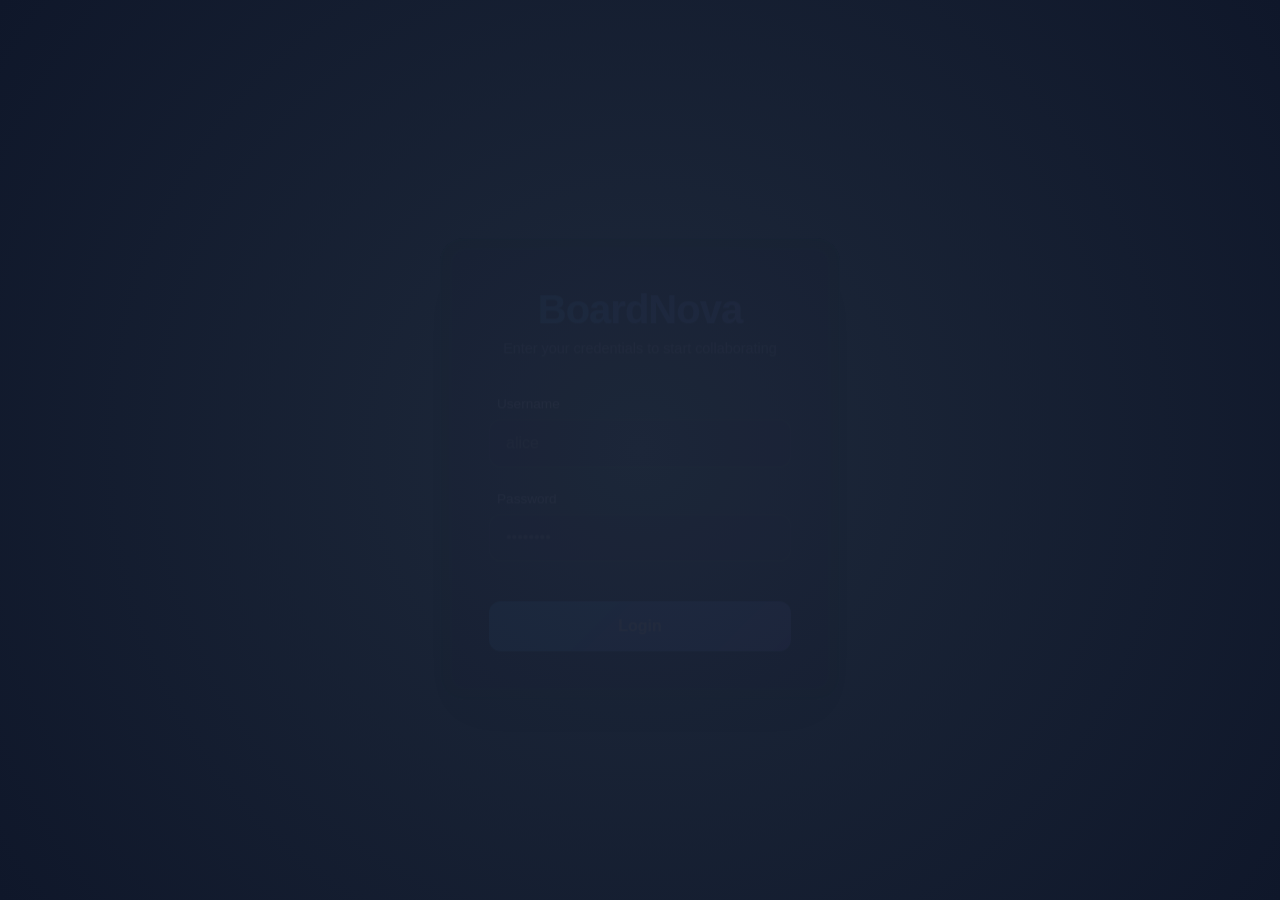
<file: web/index.html>
<!DOCTYPE html>
<html lang="en">
<head>
    <meta charset="UTF-8">
    <meta name="viewport" content="width=device-width, initial-scale=1.0">
    <title>BoardNova - Workspace</title>
    <link href="https://fonts.googleapis.com/css2?family=Poppins:wght@300;400;600&display=swap" rel="stylesheet">
    <link rel="stylesheet" href="style.css">
</head>
<body>
    <div class="app-container">
        <!-- Top Navbar -->
        <nav class="navbar">
            <div class="nav-left">
                <div class="logo">BoardNova</div>
                <div class="divider"></div>
                <div class="status-indicator">
                    <span class="status-dot"></span>
                    <span id="connectionStatus">Connected to Server</span>
                </div>
            </div>
            
            <div class="nav-right">
                <div class="user-info">
                    <span id="displayUsername">Guest</span>
                    <div class="avatar"></div>
                </div>
                <button class="btn-logout" id="logoutBtn">Logout</button>
            </div>
        </nav>

        <main class="workspace">
            <!-- Sidebar Toolbar -->
            <aside class="toolbar">
                <div class="tool-section">
                    <p class="tool-label">Tools</p>
                    <div class="tool-group">
                        <button class="tool-btn active" id="penTool" title="Pen">🖋️</button>
                        <button class="tool-btn" id="eraserTool" title="Eraser">🧽</button>
                    </div>
                </div>

                <div class="tool-section">
                    <p class="tool-label">Appearance</p>
                    <div class="tool-group col">
                        <div class="picker-item">
                            <label>Color</label>
                            <input type="color" id="colorPicker" value="#38bdf8">
                        </div>
                        <div class="picker-item">
                            <label>Size: <span id="sizeVal">5</span>px</label>
                            <input type="range" id="sizePicker" min="1" max="50" value="5">
                        </div>
                    </div>
                </div>

                <div class="tool-section actions">
                    <button class="btn-action" id="undoBtn">↩️ Undo</button>
                    <button class="btn-action" id="clearBtn">🧹 Clear</button>
                    <button class="btn-primary" id="saveBtn">💾 Save PNG</button>
                </div>
            </aside>

            <!-- Drawing Area -->
            <section class="canvas-wrapper">
                <canvas id="whiteboard"></canvas>
            </section>
        </main>
    </div>

    <script src="script.js"></script>
</body>
</html>
</file>
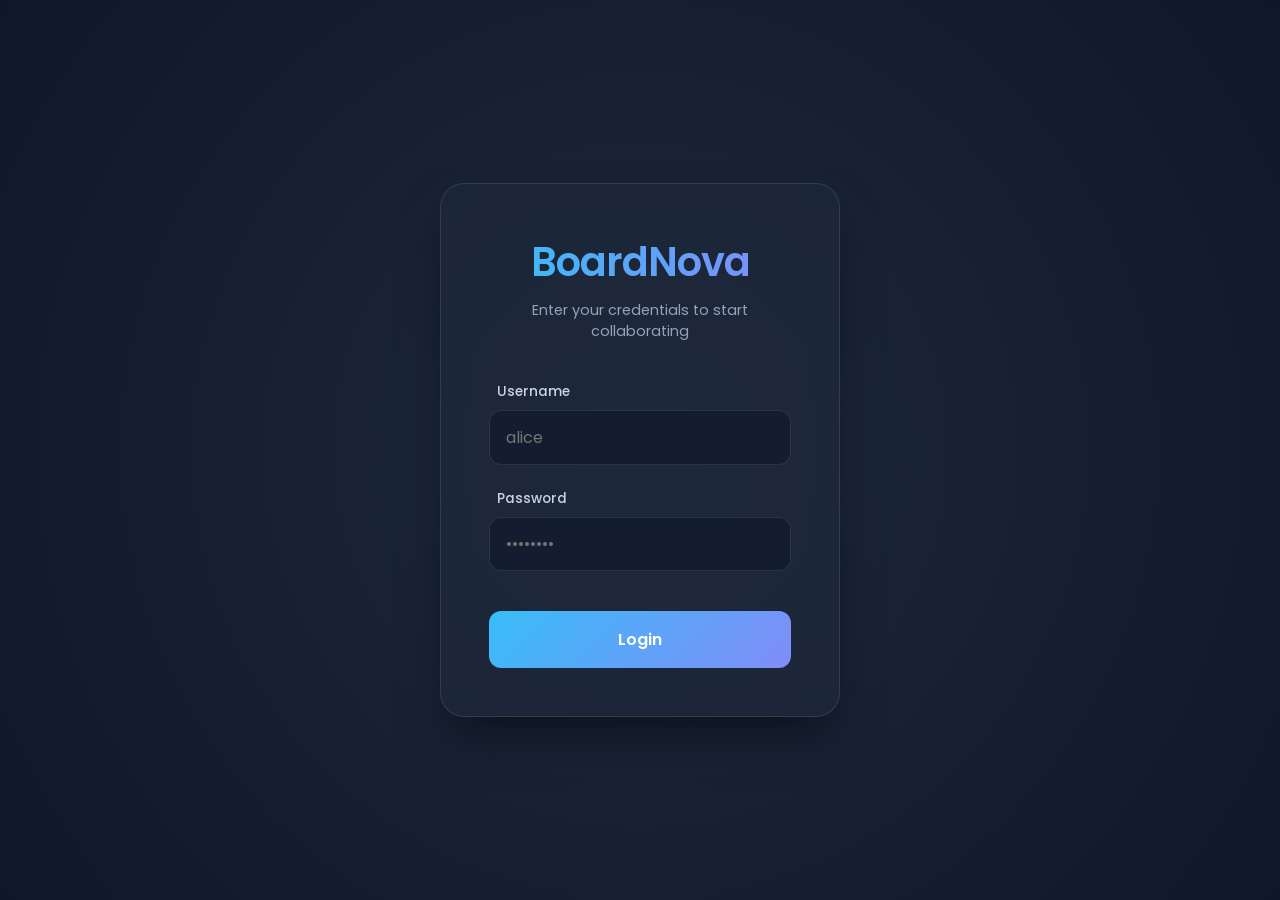
<file: web/login.html>
<!DOCTYPE html>
<html lang="en">
<head>
    <meta charset="UTF-8">
    <meta name="viewport" content="width=device-width, initial-scale=1.0">
    <title>BoardNova - Login</title>
    <link href="https://fonts.googleapis.com/css2?family=Poppins:wght@300;400;600&display=swap" rel="stylesheet">
    <link rel="stylesheet" href="style.css">
    <style>
        body {
            display: flex;
            align-items: center;
            justify-content: center;
            height: 100vh;
            margin: 0;
            overflow: hidden;
            background: radial-gradient(circle at center, #1e293b 0%, #0f172a 100%);
        }

        .login-card {
            background: rgba(30, 41, 59, 0.7);
            backdrop-filter: blur(12px);
            border: 1px solid rgba(255, 255, 255, 0.1);
            padding: 3rem;
            border-radius: 24px;
            box-shadow: 0 25px 50px -12px rgba(0, 0, 0, 0.5);
            width: 100%;
            max-width: 400px;
            text-align: center;
            animation: fadeIn 0.8s ease-out;
        }

        @keyframes fadeIn {
            from { opacity: 0; transform: translateY(20px); }
            to { opacity: 1; transform: translateY(0); }
        }

        .logo {
            font-size: 2.5rem;
            font-weight: 600;
            margin-bottom: 0.5rem;
            background: linear-gradient(to right, #38bdf8, #818cf8);
            -webkit-background-clip: text;
            -webkit-text-fill-color: transparent;
            letter-spacing: -1px;
        }

        .subtitle {
            color: #94a3b8;
            margin-bottom: 2.5rem;
            font-size: 0.9rem;
        }

        .input-group {
            text-align: left;
            margin-bottom: 1.5rem;
        }

        .input-group label {
            display: block;
            color: #cbd5e1;
            margin-bottom: 0.5rem;
            font-size: 0.85rem;
            font-weight: 500;
            padding-left: 0.5rem;
        }

        .input-group input {
            width: 100%;
            padding: 0.85rem 1rem;
            background: rgba(15, 23, 42, 0.6);
            border: 1px solid rgba(255, 255, 255, 0.1);
            border-radius: 12px;
            color: white;
            font-size: 1rem;
            box-sizing: border-box;
            transition: all 0.3s ease;
        }

        .input-group input:focus {
            outline: none;
            border-color: #38bdf8;
            box-shadow: 0 0 0 4px rgba(56, 189, 248, 0.15);
        }

        .btn-login {
            width: 100%;
            padding: 1rem;
            background: linear-gradient(135deg, #38bdf8 0%, #818cf8 100%);
            border: none;
            border-radius: 12px;
            color: white;
            font-weight: 600;
            font-size: 1rem;
            cursor: pointer;
            transition: transform 0.2s, box-shadow 0.2s;
            margin-top: 1rem;
        }

        .btn-login:hover {
            transform: translateY(-2px);
            box-shadow: 0 10px 15px -3px rgba(56, 189, 248, 0.4);
        }

        .btn-login:active {
            transform: translateY(0);
        }

        .error-msg {
            color: #f87171;
            font-size: 0.85rem;
            margin-top: 1rem;
            display: none;
            background: rgba(248, 113, 113, 0.1);
            padding: 0.5rem;
            border-radius: 8px;
        }
    </style>
</head>
<body>
    <div class="login-card">
        <div class="logo">BoardNova</div>
        <div class="subtitle">Enter your credentials to start collaborating</div>
        
        <div class="input-group">
            <label>Username</label>
            <input type="text" id="username" placeholder="alice">
        </div>

        <div class="input-group">
            <label>Password</label>
            <input type="password" id="password" placeholder="••••••••">
        </div>

        <button class="btn-login" id="loginBtn">Login</button>
        <div class="error-msg" id="errorMsg">Invalid username or password.</div>
    </div>

    <script>
        document.getElementById('loginBtn').addEventListener('click', async () => {
            const user = document.getElementById('username').value;
            const pass = document.getElementById('password').value;
            const errorMsg = document.getElementById('errorMsg');

            try {
                const response = await fetch('http://localhost:8080/login', {
                    method: 'POST',
                    headers: { 'Content-Type': 'application/json' },
                    body: JSON.stringify({ username: user, password: pass })
                });

                if (response.ok) {
                    localStorage.setItem('boardnova_user', user);
                    window.location.href = 'index.html';
                } else {
                    errorMsg.style.display = 'block';
                }
            } catch (err) {
                console.error('Login error:', err);
                errorMsg.innerText = "Error connecting to server.";
                errorMsg.style.display = 'block';
            }
        });
    </script>
</body>
</html>
</file>
<file: web/style.css>
:root {
    --bg-dark: #0f172a;
    --bg-card: rgba(30, 41, 59, 0.7);
    --primary: #38bdf8;
    --primary-glow: rgba(56, 189, 248, 0.4);
    --secondary: #818cf8;
    --text-main: #f8fafc;
    --text-muted: #94a3b8;
    --border: rgba(255, 255, 255, 0.1);
    --accent: #10b981;
}

* {
    margin: 0;
    padding: 0;
    box-sizing: border-box;
    font-family: 'Poppins', sans-serif;
}

body {
    background-color: var(--bg-dark);
    color: var(--text-main);
    height: 100vh;
    overflow: hidden;
}

.app-container {
    display: flex;
    flex-direction: column;
    height: 100vh;
}

/* --- Navbar --- */
.navbar {
    height: 70px;
    background: var(--bg-card);
    backdrop-filter: blur(10px);
    border-bottom: 1px solid var(--border);
    display: flex;
    align-items: center;
    justify-content: space-between;
    padding: 0 2rem;
    z-index: 100;
}

.nav-left {
    display: flex;
    align-items: center;
    gap: 1.5rem;
}

.logo {
    font-size: 1.6rem;
    font-weight: 600;
    background: linear-gradient(to right, var(--primary), var(--secondary));
    -webkit-background-clip: text;
    -webkit-text-fill-color: transparent;
}

.divider {
    width: 1px;
    height: 30px;
    background: var(--border);
}

.status-indicator {
    display: flex;
    align-items: center;
    gap: 0.6rem;
    font-size: 0.85rem;
    color: var(--text-muted);
}

.status-dot {
    width: 8px;
    height: 8px;
    background-color: var(--accent);
    border-radius: 50%;
    box-shadow: 0 0 8px var(--accent);
}

.nav-right {
    display: flex;
    align-items: center;
    gap: 1.5rem;
}

.user-info {
    display: flex;
    align-items: center;
    gap: 0.8rem;
    font-size: 0.9rem;
}

.avatar {
    width: 32px;
    height: 32px;
    background: linear-gradient(135deg, var(--primary), var(--secondary));
    border-radius: 50%;
}

.btn-logout {
    padding: 0.5rem 1rem;
    background: transparent;
    border: 1px solid var(--border);
    color: var(--text-muted);
    border-radius: 8px;
    cursor: pointer;
    font-size: 0.85rem;
    transition: all 0.2s;
}

.btn-logout:hover {
    border-color: #f87171;
    color: #f87171;
}

/* --- Workspace Layout --- */
.workspace {
    flex: 1;
    display: flex;
    overflow: hidden;
}

/* --- Toolbar --- */
.toolbar {
    width: 240px;
    background: var(--bg-card);
    backdrop-filter: blur(10px);
    border-right: 1px solid var(--border);
    padding: 1.5rem;
    display: flex;
    flex-direction: column;
    gap: 2rem;
}

.tool-section {
    display: flex;
    flex-direction: column;
    gap: 0.8rem;
}

.tool-label {
    font-size: 0.75rem;
    font-weight: 600;
    text-transform: uppercase;
    color: var(--text-muted);
    letter-spacing: 0.05em;
}

.tool-group {
    display: flex;
    gap: 0.8rem;
}

.tool-group.col {
    flex-direction: column;
}

.tool-btn {
    flex: 1;
    height: 48px;
    background: rgba(15, 23, 42, 0.5);
    border: 1px solid var(--border);
    border-radius: 12px;
    cursor: pointer;
    font-size: 1.2rem;
    transition: all 0.2s;
}

.tool-btn:hover {
    border-color: var(--primary);
    background: rgba(56, 189, 248, 0.1);
}

.tool-btn.active {
    background: var(--primary);
    border-color: var(--primary);
    box-shadow: 0 0 15px var(--primary-glow);
}

.picker-item {
    display: flex;
    flex-direction: column;
    gap: 0.4rem;
}

.picker-item label {
    font-size: 0.8rem;
    color: var(--text-muted);
}

input[type="color"] {
    -webkit-appearance: none;
    border: none;
    width: 100%;
    height: 36px;
    background: transparent;
    cursor: pointer;
}

input[type="color"]::-webkit-color-swatch-wrapper {
    padding: 0;
}

input[type="color"]::-webkit-color-swatch {
    border: 1px solid var(--border);
    border-radius: 8px;
}

input[type="range"] {
    width: 100%;
    accent-color: var(--primary);
}

.actions {
    margin-top: auto;
}

.btn-action, .btn-primary {
    width: 100%;
    padding: 0.85rem;
    border-radius: 12px;
    font-weight: 600;
    cursor: pointer;
    transition: all 0.2s;
    margin-bottom: 0.8rem;
    font-size: 0.9rem;
}

.btn-action {
    background: rgba(15, 23, 42, 0.5);
    border: 1px solid var(--border);
    color: white;
}

.btn-action:hover {
    background: rgba(255, 255, 255, 0.05);
    transform: translateX(4px);
}

.btn-primary {
    background: linear-gradient(135deg, var(--primary), var(--secondary));
    border: none;
    color: white;
    box-shadow: 0 8px 20px -6px var(--primary-glow);
}

.btn-primary:hover {
    transform: scale(1.02);
    box-shadow: 0 12px 25px -6px var(--primary-glow);
}

/* --- Canvas Area --- */
.canvas-wrapper {
    flex: 1;
    background-color: transparent;
    padding: 2rem;
    display: flex;
    align-items: center;
    justify-content: center;
    position: relative;
}

#whiteboard {
    background: white;
    border-radius: 16px;
    box-shadow: 0 25px 50px -12px rgba(0, 0, 0, 0.5);
    cursor: crosshair;
    max-width: 100%;
    max-height: 100%;
}
</file>
